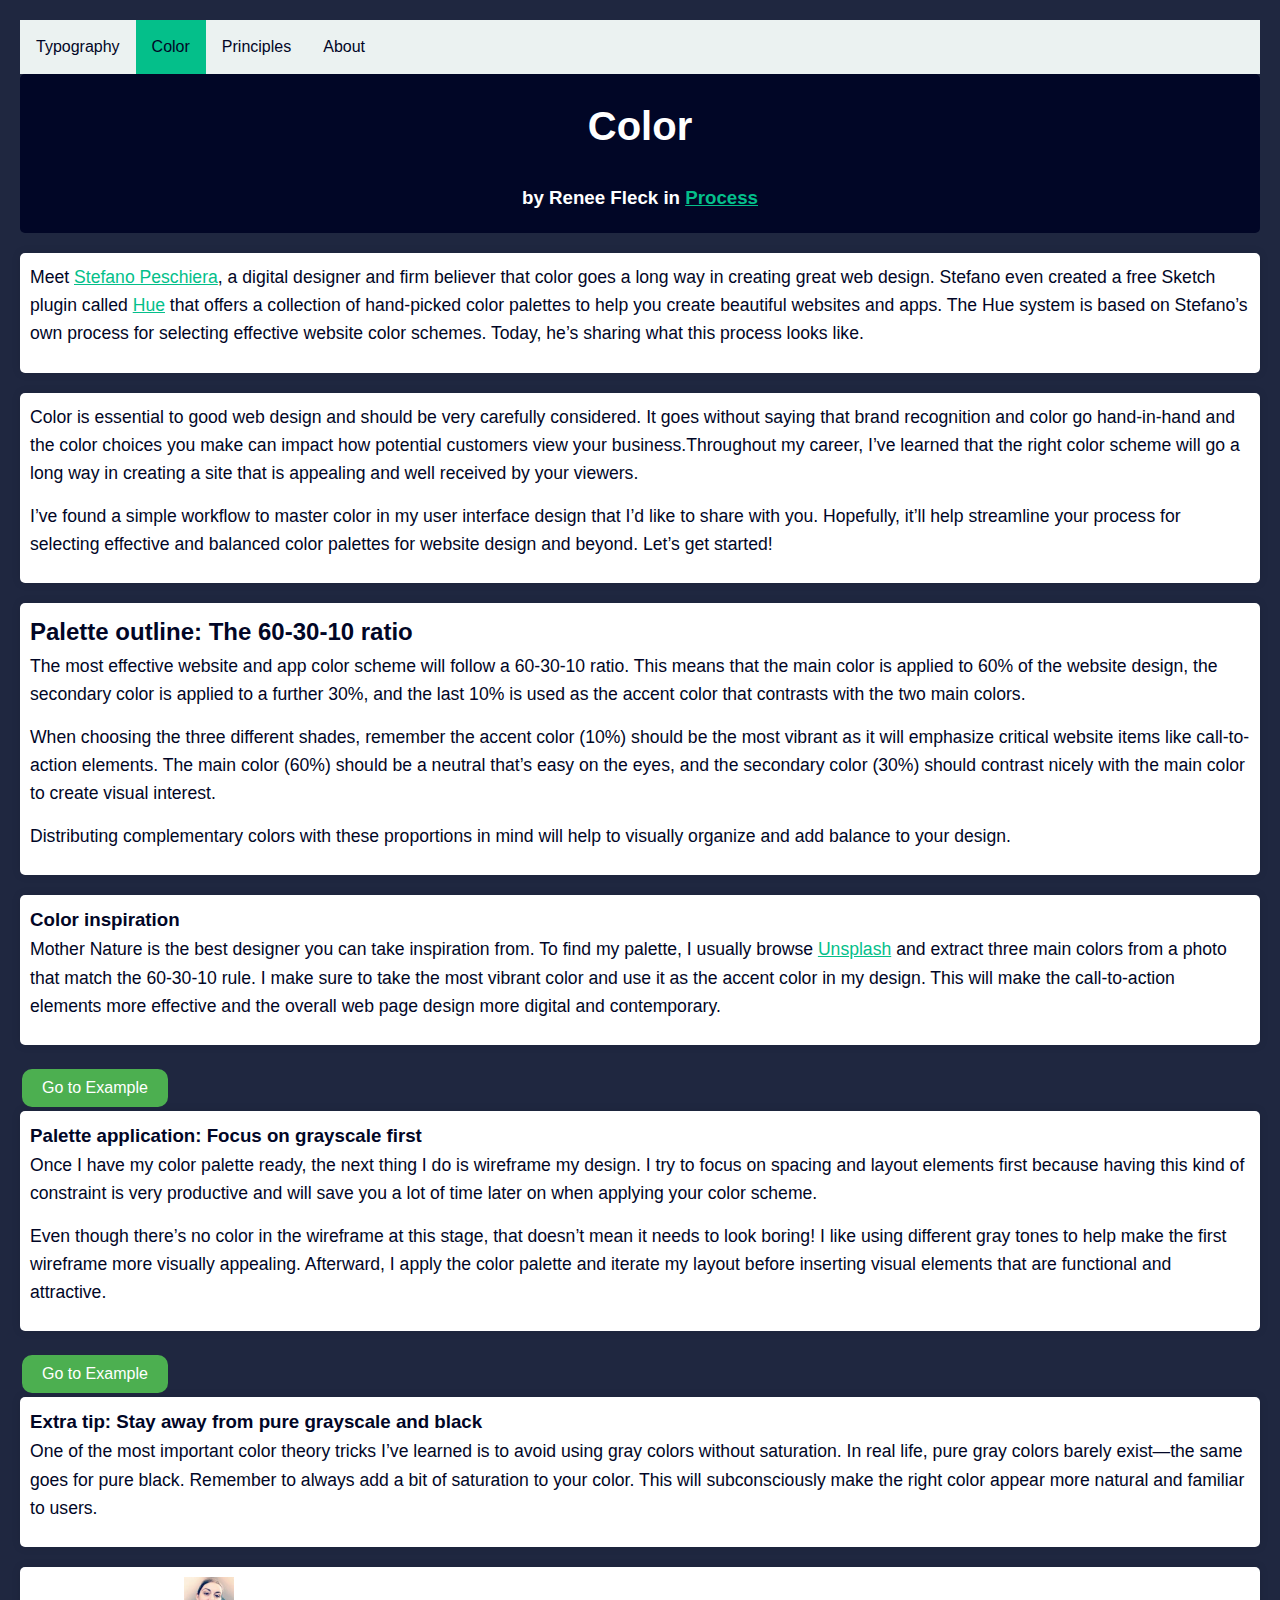
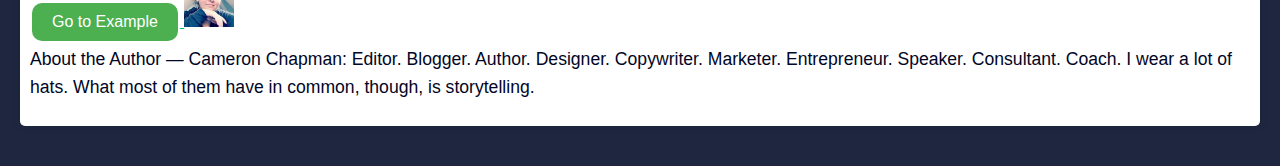
<file: about.html>
<!doctype html>
<html>
<head>
<meta charset="utf-8">
<title>Typography</title>
<link href="style.css" rel="stylesheet" type="text/css">
</head>

<body>
	
	<ul class="topnav">
  <li><a   href="Typographyv2.html">Typography</a></li>
  <li><a  class="active" href="color.html">Color</a></li>
  <li><a  href="principles.html">Principles</a></li>
  <li class="right"><a  href="about.html">About</a></li>
</ul>
	
<header>
<h1>Color
</h1>
<a 
   href="typoim1.png"> 
	<img class="center"  alt=""/></a>
<h3>by Renee Fleck in <a href="https://dribbble.com/stories/categories/process" target="_blank">Process</a> </h3>	
	
</header>
	<section>
		
	<p>Meet <a href="https://dribbble.com/stefanopeschiera">Stefano Peschiera</a>, a digital designer and firm believer that color goes a long way in creating great web design. Stefano even created a free Sketch plugin called <a href="https://www.stefanopeschiera.com/resources/hue-free-colors-for-web">Hue</a> that offers a collection of hand-picked color palettes to help you create beautiful websites and apps. The Hue system is based on Stefano’s own process for selecting effective website color schemes. Today, he’s sharing what this process looks like.</p>
	</section>
	
	
	<section>
		<p>Color is essential to good web design and should be very carefully considered. It goes without saying that brand recognition and color go hand-in-hand and the color choices you make can impact how potential customers view your business.Throughout my career, I’ve learned that the right color scheme will go a long way in creating a site that is appealing and well received by your viewers.</p>
		
		<p>I’ve found a simple workflow to master color in my user interface design that I’d like to share with you. Hopefully, it’ll help streamline your process for selecting effective and balanced color palettes for website design and beyond. Let’s get started!</p>
		
		</section>
		
		
	
	
	<section>
		<h2>Palette outline: The 60-30-10 ratio</h2>
		<p>The most effective website and app color scheme will follow a 60-30-10 ratio. This means that the main color is applied to 60% of the website design, the secondary color is applied to a further 30%, and the last 10% is used as the accent color that contrasts with the two main colors.</p>
		<p>When choosing the three different shades, remember the accent color (10%) should be the most vibrant as it will emphasize critical website items like call-to-action elements. The main color (60%) should be a neutral that’s easy on the eyes, and the secondary color (30%) should contrast nicely with the main color to create visual interest.</p>
		<p>Distributing complementary colors with these proportions in mind will help to visually organize and add balance to your design.</p>
</section>
	
		<section>

	<h3>Color inspiration</h3>
	
	<p>Mother Nature is the best designer you can take inspiration from. To find my palette, I usually browse <a href="https://unsplash.com/">Unsplash</a> and extract three main colors from a photo that match the 60-30-10 rule. I make sure to take the most vibrant color and use it as the accent color in my design. This will make the call-to-action elements more effective and the overall web page design more digital and contemporary.</p>
	
	</section>

<a href="https://fonts.google.com/knowledge/choosing_type/a_checklist_for_choosing_type">
<button>Go to Example</button>
</a>
	
	
	<section>
	<h3>Palette application: Focus on grayscale first</h3>
		
	
<p>Once I have my color palette ready, the next thing I do is wireframe my design. I try to focus on spacing and layout elements first because having this kind of constraint is very productive and will save you a lot of time later on when applying your color scheme.</p>
	<p>Even though there’s no color in the wireframe at this stage, that doesn’t mean it needs to look boring! I like using different gray tones to help make the first wireframe more visually appealing. Afterward, I apply the color palette and iterate my layout before inserting visual elements that are functional and attractive.</p>
</section>
		<a href="https://fonts.google.com/">
  <button>Go to Example</button>
</a>
	<section>
		<h3>Extra tip: Stay away from pure grayscale and black</h3>
		
		<p>One of the most important color theory tricks I’ve learned is to avoid using gray colors without saturation. In real life, pure gray colors barely exist—the same goes for pure black. Remember to always add a bit of saturation to your color. This will subconsciously make the right color appear more natural and familiar to users.</p>
		</section>
	
	
	
	
	<section>
			<a href="https://fonts.google.com/knowledge/choosing_type/a_checklist_for_choosing_type">
  <button>Go to Example</button>
</a>
	<img src="295eeb36f7e597d55329a4edbd089371 (1).jpg" width="50" height="50" alt="center"/>
	<p>About the Author — Cameron Chapman: Editor. Blogger. Author. Designer. Copywriter. Marketer. Entrepreneur. Speaker. Consultant. Coach. I wear a lot of hats. What most of them have in common, though, is storytelling.</p>

</section>

</body>
</html>
</file>
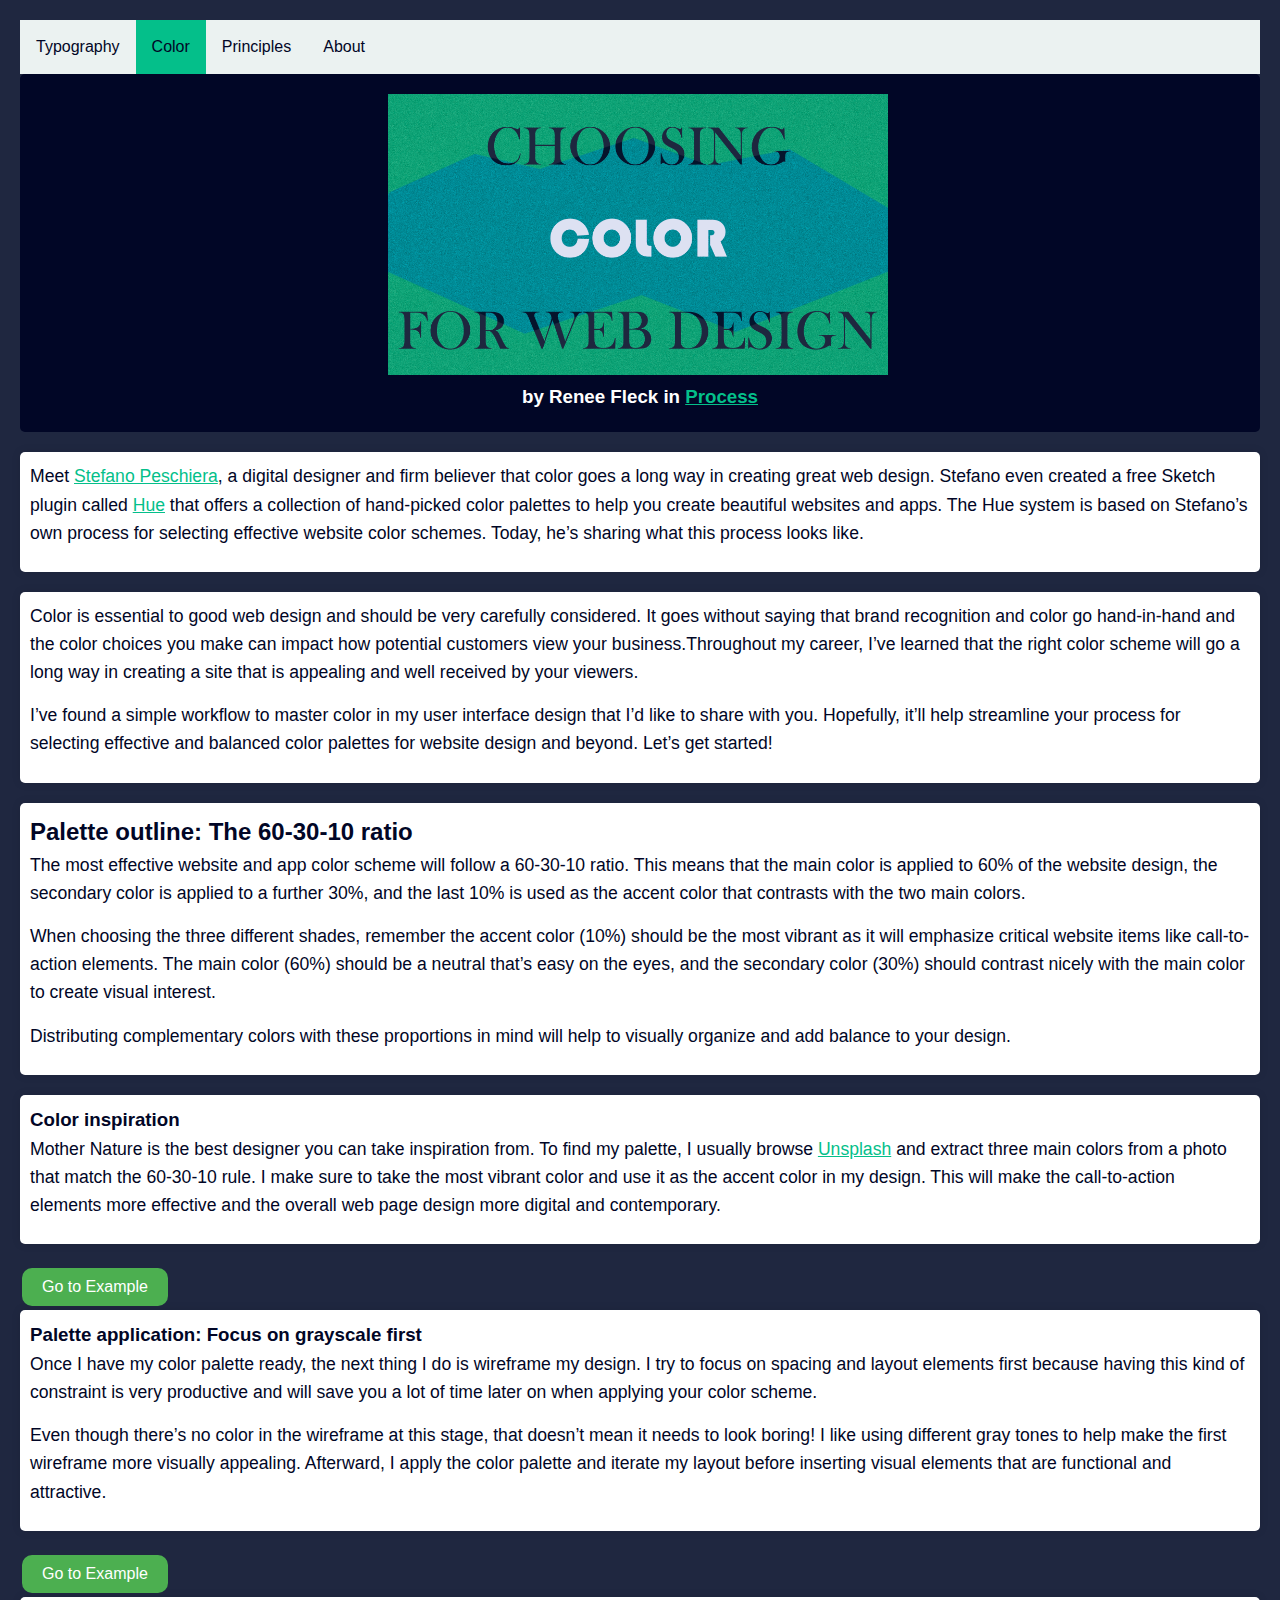
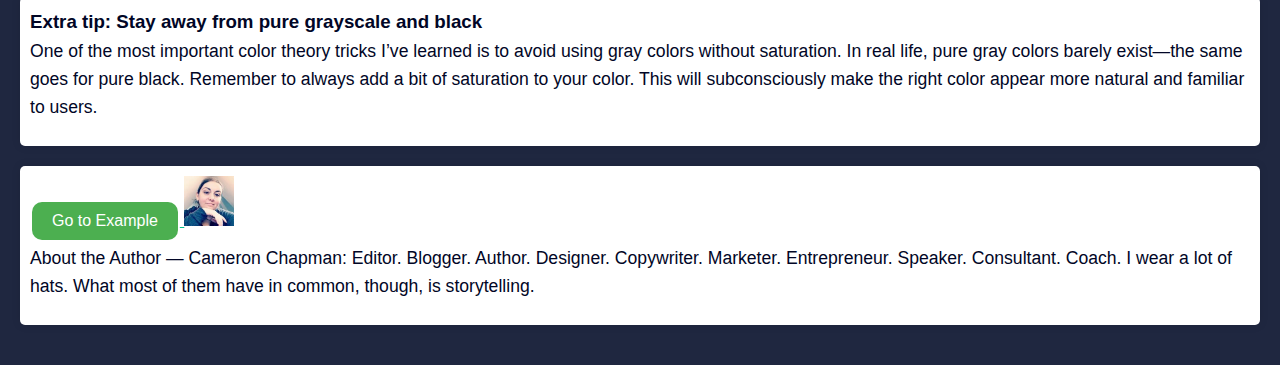
<file: color.html>
<!doctype html>
<html>
<head>
<meta charset="utf-8">
<title>Typography</title>
<link href="style.css" rel="stylesheet" type="text/css">
</head>

<body>
	
	<ul class="topnav">
  <li><a   href="Typographyv2.html">Typography</a></li>
  <li><a  class="active" href="color.html">Color</a></li>
  <li><a  href="principles.html">Principles</a></li>
  <li class="right"><a  href="about.html">About</a></li>
</ul>
	
<header>
<img src="colorforweb.png" width="500" height="" alt=""/> <a 
   href="typoim1.png"> 
	<img class="center"  alt=""/></a>
<h3>by Renee Fleck in <a href="https://dribbble.com/stories/categories/process" target="_blank">Process</a> </h3>	
	
</header>
	<section>
		
	<p>Meet <a href="https://dribbble.com/stefanopeschiera">Stefano Peschiera</a>, a digital designer and firm believer that color goes a long way in creating great web design. Stefano even created a free Sketch plugin called <a href="https://www.stefanopeschiera.com/resources/hue-free-colors-for-web">Hue</a> that offers a collection of hand-picked color palettes to help you create beautiful websites and apps. The Hue system is based on Stefano’s own process for selecting effective website color schemes. Today, he’s sharing what this process looks like.</p>
	</section>
	
	
	<section>
		<p>Color is essential to good web design and should be very carefully considered. It goes without saying that brand recognition and color go hand-in-hand and the color choices you make can impact how potential customers view your business.Throughout my career, I’ve learned that the right color scheme will go a long way in creating a site that is appealing and well received by your viewers.</p>
		
		<p>I’ve found a simple workflow to master color in my user interface design that I’d like to share with you. Hopefully, it’ll help streamline your process for selecting effective and balanced color palettes for website design and beyond. Let’s get started!</p>
		
		</section>
		
		
	
	
	<section>
		<h2>Palette outline: The 60-30-10 ratio</h2>
		<p>The most effective website and app color scheme will follow a 60-30-10 ratio. This means that the main color is applied to 60% of the website design, the secondary color is applied to a further 30%, and the last 10% is used as the accent color that contrasts with the two main colors.</p>
		<p>When choosing the three different shades, remember the accent color (10%) should be the most vibrant as it will emphasize critical website items like call-to-action elements. The main color (60%) should be a neutral that’s easy on the eyes, and the secondary color (30%) should contrast nicely with the main color to create visual interest.</p>
		<p>Distributing complementary colors with these proportions in mind will help to visually organize and add balance to your design.</p>
</section>
	
		<section>

	<h3>Color inspiration</h3>
	
	<p>Mother Nature is the best designer you can take inspiration from. To find my palette, I usually browse <a href="https://unsplash.com/">Unsplash</a> and extract three main colors from a photo that match the 60-30-10 rule. I make sure to take the most vibrant color and use it as the accent color in my design. This will make the call-to-action elements more effective and the overall web page design more digital and contemporary.</p>
	
	</section>

<a href="https://fonts.google.com/knowledge/choosing_type/a_checklist_for_choosing_type">
<button>Go to Example</button>
</a>
	
	
	<section>
	<h3>Palette application: Focus on grayscale first</h3>
		
	
<p>Once I have my color palette ready, the next thing I do is wireframe my design. I try to focus on spacing and layout elements first because having this kind of constraint is very productive and will save you a lot of time later on when applying your color scheme.</p>
	<p>Even though there’s no color in the wireframe at this stage, that doesn’t mean it needs to look boring! I like using different gray tones to help make the first wireframe more visually appealing. Afterward, I apply the color palette and iterate my layout before inserting visual elements that are functional and attractive.</p>
</section>
		<a href="https://fonts.google.com/">
  <button>Go to Example</button>
</a>
	<section>
		<h3>Extra tip: Stay away from pure grayscale and black</h3>
		
		<p>One of the most important color theory tricks I’ve learned is to avoid using gray colors without saturation. In real life, pure gray colors barely exist—the same goes for pure black. Remember to always add a bit of saturation to your color. This will subconsciously make the right color appear more natural and familiar to users.</p>
		</section>
	
	
	
	
	<section>
			<a href="https://fonts.google.com/knowledge/choosing_type/a_checklist_for_choosing_type">
  <button>Go to Example</button>
</a>
	<img src="295eeb36f7e597d55329a4edbd089371 (1).jpg" width="50" height="50" alt="center"/>
	<p>About the Author — Cameron Chapman: Editor. Blogger. Author. Designer. Copywriter. Marketer. Entrepreneur. Speaker. Consultant. Coach. I wear a lot of hats. What most of them have in common, though, is storytelling.</p>

</section>

</body>
</html>
</file>
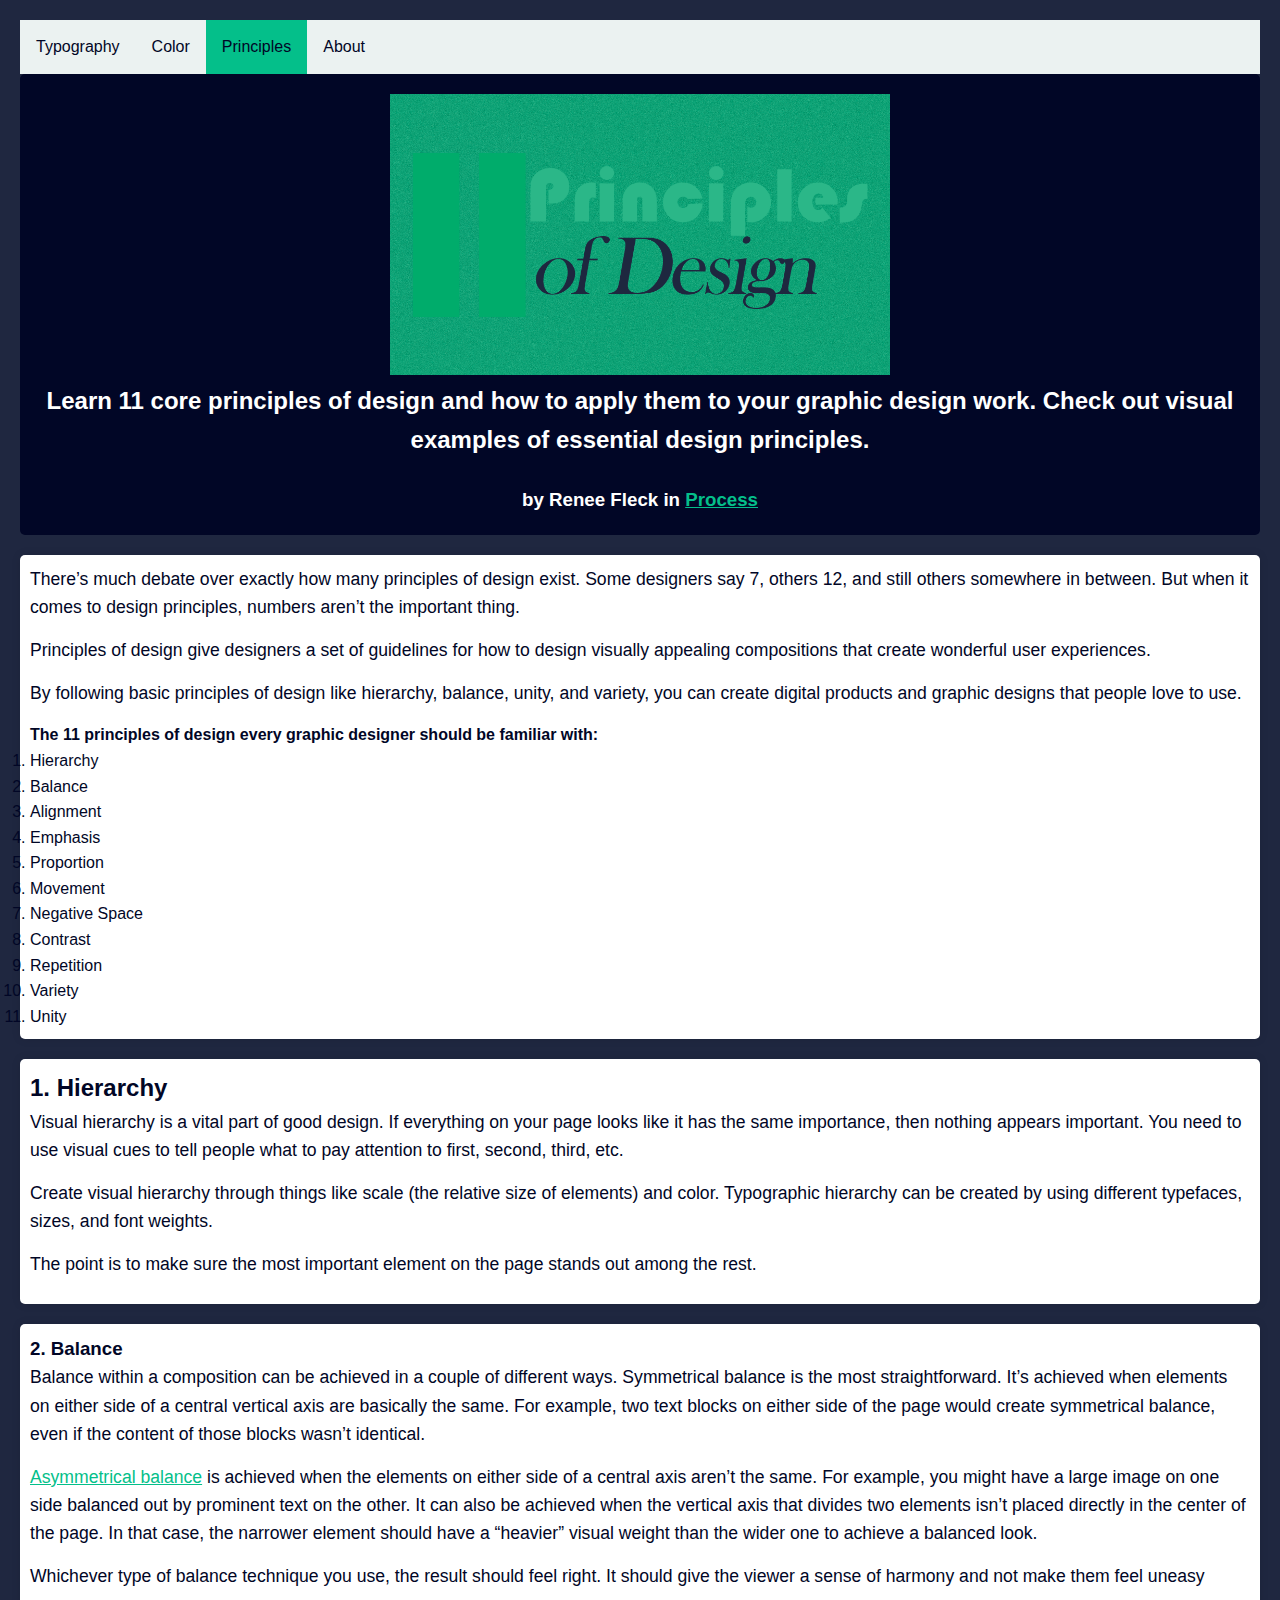
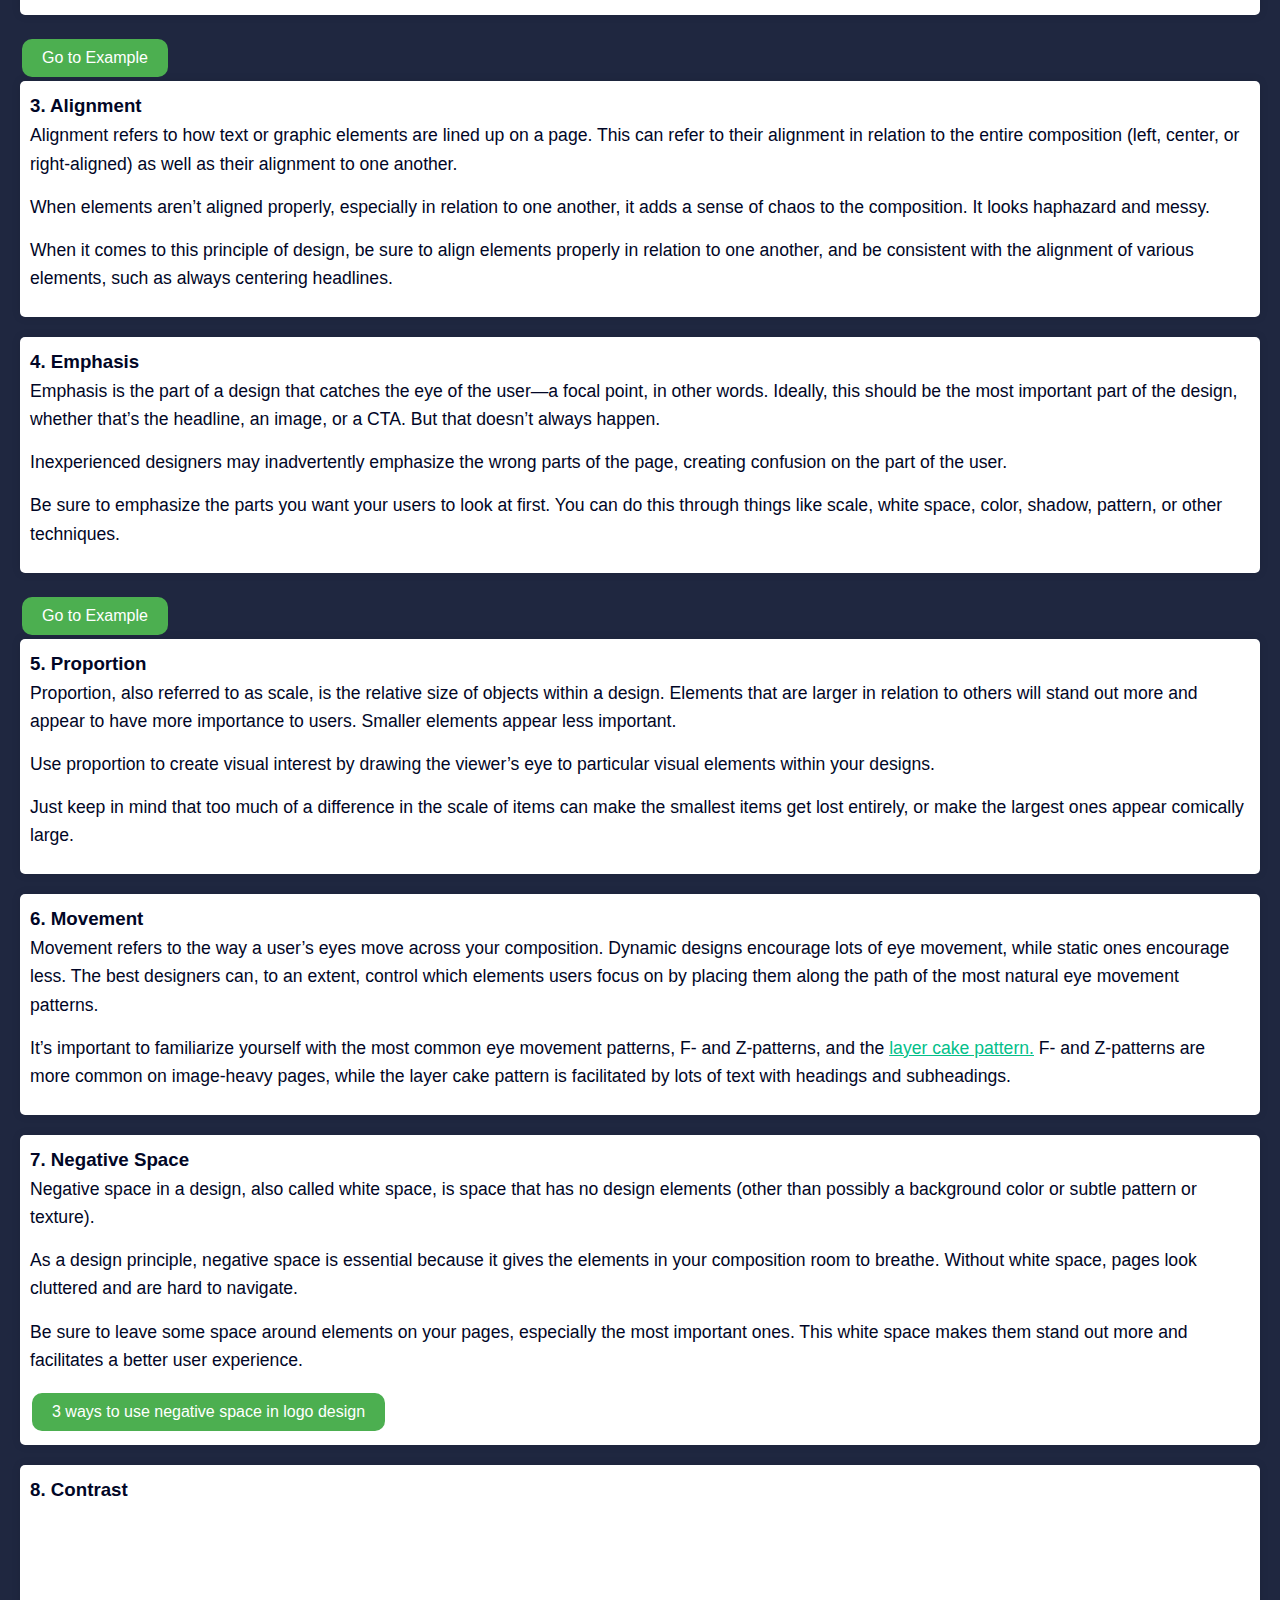
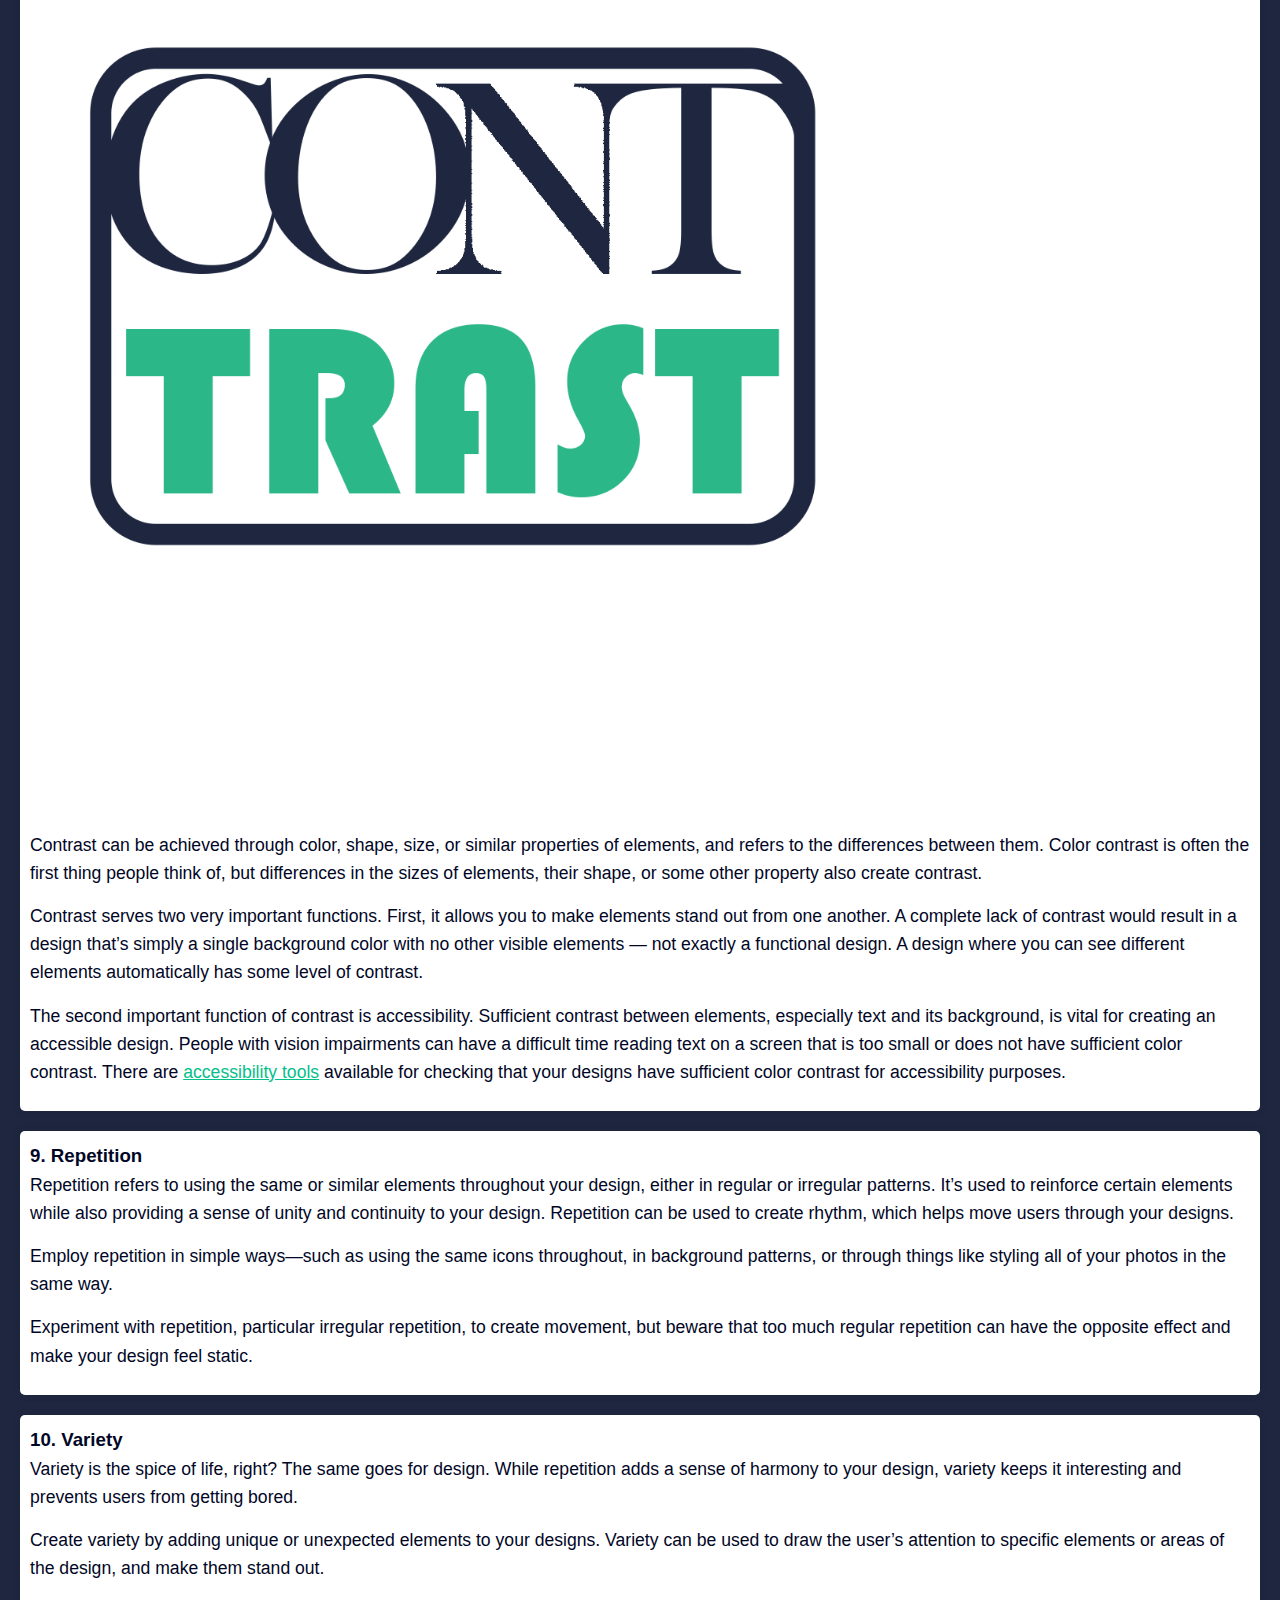
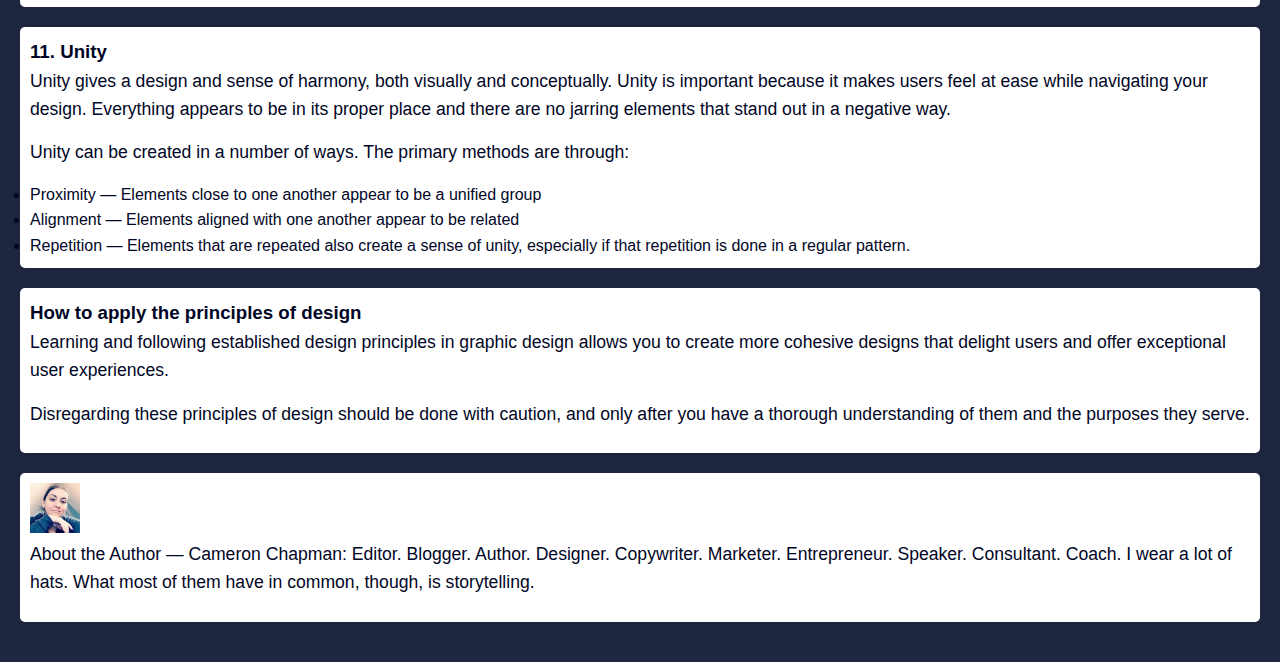
<file: principles.html>
<!doctype html>
<html>
<head>
<meta charset="utf-8">
<title>Typography</title>
<link href="style.css" rel="stylesheet" type="text/css">
</head>

<body>
	
	<ul class="topnav">
  <li><a  href="Typographyv2.html">Typography</a></li>
  <li><a  href="color.html">Color</a></li>
  <li><a class="active" href="principles.html">Principles</a></li>
  <li class="right"><a href="about.html">About</a></li>
</ul>
	
<header>
<img src="11principles.png" width="500" height="" alt=""/>
<h2>Learn 11 core principles of design and how to apply them to your graphic design work. Check out visual examples of essential design principles.</h2>
<a 
   href="typoim1.png"> 
	<img class="center"  alt=""/></a>
<h3>by Renee Fleck in <a href="https://dribbble.com/stories/categories/process" target="_blank">Process</a> </h3>	
	
</header>
	<section>
		
	<p>There’s much debate over exactly how many principles of design exist. Some designers say 7, others 12, and still others somewhere in between. But when it comes to design principles, numbers aren’t the important thing.</p>
		
	<p>Principles of design give designers a set of guidelines for how to design visually appealing compositions that create wonderful user experiences.</p>
		
	<p>By following basic principles of design like hierarchy, balance, unity, and variety, you can create digital products and graphic designs that people love to use.</p>	
	
	<h4>The 11 principles of design every graphic designer should be familiar with:</h4>
	<ol>
        <li>Hierarchy</li>
        <li>Balance</li>
        <li>Alignment</li>
        <li>Emphasis</li>
		<li>Proportion</li>
		<li>Movement</li>
		<li>Negative Space</li>
		<li>Contrast</li>
		<li>Repetition</li>
		<li>Variety</li>
		<li>Unity</li>
    </ol>	
		
	</section>
	
	<section>
		<h2>1. Hierarchy</h2>
		<p>Visual hierarchy is a vital part of good design. If everything on your page looks like it has the same importance, then nothing appears important. You need to use visual cues to tell people what to pay attention to first, second, third, etc.</p>
		<p>Create visual hierarchy through things like scale (the relative size of elements) and color. Typographic hierarchy can be created by using different typefaces, sizes, and font weights.</p>
		<p>The point is to make sure the most important element on the page stands out among the rest.</p>
</section>
	
		<section>

	<h3>2. Balance</h3>
	
	<p>Balance within a composition can be achieved in a couple of different ways. Symmetrical balance is the most straightforward. It’s achieved when elements on either side of a central vertical axis are basically the same. For example, two text blocks on either side of the page would create symmetrical balance, even if the content of those blocks wasn’t identical.</p>
	<p><a href="https://dribbble.com/stories/2020/02/05/asymmetrical-layouts-ui-design">Asymmetrical balance</a> is achieved when the elements on either side of a central axis aren’t the same. For example, you might have a large image on one side balanced out by prominent text on the other. It can also be achieved when the vertical axis that divides two elements isn’t placed directly in the center of the page. In that case, the narrower element should have a “heavier” visual weight than the wider one to achieve a balanced look.</p>	 
	<p>Whichever type of balance technique you use, the result should feel right. It should give the viewer a sense of harmony and not make them feel uneasy</p>
	</section>

<a href="https://fonts.google.com/knowledge/choosing_type/a_checklist_for_choosing_type">
<button>Go to Example</button>
</a>
	
	
	<section>
	<h3>3. Alignment</h3>
		
	<p>Alignment refers to how text or graphic elements are lined up on a page. This can refer to their alignment in relation to the entire composition (left, center, or right-aligned) as well as their alignment to one another.</p>
	<p>When elements aren’t aligned properly, especially in relation to one another, it adds a sense of chaos to the composition. It looks haphazard and messy.</p>
	<p>When it comes to this principle of design, be sure to align elements properly in relation to one another, and be consistent with the alignment of various elements, such as always centering headlines.</p>
	</section>
	
	<section>
		<h3>4. Emphasis</h3>
		
		<p>Emphasis is the part of a design that catches the eye of the user—a focal point, in other words. Ideally, this should be the most important part of the design, whether that’s the headline, an image, or a CTA. But that doesn’t always happen.</p>
		<p>Inexperienced designers may inadvertently emphasize the wrong parts of the page, creating confusion on the part of the user.</p>
		<p>Be sure to emphasize the parts you want your users to look at first. You can do this through things like scale, white space, color, shadow, pattern, or other techniques.</p>
	</section>
	
	<a href="https://fonts.google.com/">
  <button>Go to Example</button>
</a>
	
	
	
	<section>
		<h3>5. Proportion</h3>
		
		<p> Proportion, also referred to as scale, is the relative size of objects within a design. Elements that are larger in relation to others will stand out more and appear to have more importance to users. Smaller elements appear less important.</p>
		<p>Use proportion to create visual interest by drawing the viewer’s eye to particular visual elements within your designs.</p>
	<p>Just keep in mind that too much of a difference in the scale of items can make the smallest items get lost entirely, or make the largest ones appear comically large.</p>
	</section>
	
	<section>
	<h3>6. Movement</h3>
		<p>Movement refers to the way a user’s eyes move across your composition. Dynamic designs encourage lots of eye movement, while static ones encourage less. The best designers can, to an extent, control which elements users focus on by placing them along the path of the most natural eye movement patterns.</p>
		<p>It’s important to familiarize yourself with the most common eye movement patterns, F- and Z-patterns, and the <a href="https://www.nngroup.com/articles/layer-cake-pattern-scanning/">layer cake pattern.</a> F- and Z-patterns are more common on image-heavy pages, while the layer cake pattern is facilitated by lots of text with headings and subheadings.</p>
	</section>
	

	
		
<section>
		<h3>7. Negative Space</h3>
		<p>Negative space in a design, also called white space, is space that has no design elements (other than possibly a background color or subtle pattern or texture).</p>
	<p>As a design principle, negative space is essential because it gives the elements in your composition room to breathe. Without white space, pages look cluttered and are hard to navigate.</p>
	<p>Be sure to leave some space around elements on your pages, especially the most important ones. This white space makes them stand out more and facilitates a better user experience.</p>
	
<button onclick="https://dribbble.com/stories/2019/10/04/negative-space-logo-design">3 ways to use negative space in logo design</button>
	</section>
	
<section>
		<h3>8. Contrast</h3>
		<img src="ontrast.png" width="850" height="" alt=""/>
		<p>Contrast can be achieved through color, shape, size, or similar properties of elements, and refers to the differences between them. Color contrast is often the first thing people think of, but differences in the sizes of elements, their shape, or some other property also create contrast.</p>
	<p>Contrast serves two very important functions. First, it allows you to make elements stand out from one another. A complete lack of contrast would result in a design that’s simply a single background color with no other visible elements — not exactly a functional design. A design where you can see different elements automatically has some level of contrast.</p>
	<p>The second important function of contrast is accessibility. Sufficient contrast between elements, especially text and its background, is vital for creating an accessible design. People with vision impairments can have a difficult time reading text on a screen that is too small or does not have sufficient color contrast. There are <a href="https://dribbble.com/stories/2019/08/30/5-accessibility-tools-to-check-your-design-s-contrast-ratio">accessibility tools</a> available for checking that your designs have sufficient color contrast for accessibility purposes.</p>
	</section>	
	
<section>
  <h3>9. Repetition</h3>
		<p>Repetition refers to using the same or similar elements throughout your design, either in regular or irregular patterns. It’s used to reinforce certain elements while also providing a sense of unity and continuity to your design. Repetition can be used to create rhythm, which helps move users through your designs.</p>
	<p>Employ repetition in simple ways—such as using the same icons throughout, in background patterns, or through things like styling all of your photos in the same way.</p>
	<p>Experiment with repetition, particular irregular repetition, to create movement, but beware that too much regular repetition can have the opposite effect and make your design feel static.</p>
	</section>
	
	<section>
		<h3>10. Variety</h3>
		<p>Variety is the spice of life, right? The same goes for design. While repetition adds a sense of harmony to your design, variety keeps it interesting and prevents users from getting bored.</p>
		<p>Create variety by adding unique or unexpected elements to your designs. Variety can be used to draw the user’s attention to specific elements or areas of the design, and make them stand out.</p>
	</section>
	
	<section>
		<h3>11. Unity</h3>
		<p>Unity gives a design and sense of harmony, both visually and conceptually. Unity is important because it makes users feel at ease while navigating your design. Everything appears to be in its proper place and there are no jarring elements that stand out in a negative way.</p>
		<p>Unity can be created in a number of ways. The primary methods are through:</p>
		<ul>
    <li>Proximity — Elements close to one another appear to be a unified group</li>
    <li>Alignment — Elements aligned with one another appear to be related</li>
    <li>Repetition — Elements that are repeated also create a sense of unity, especially if that repetition is done in a regular pattern.</li>
  </ul>
	</section>
	
	
	<section>
		<h3>How to apply the principles of design</h3>
		<p>Learning and following established design principles in graphic design allows you to create more cohesive designs that delight users and offer exceptional user experiences.</p>
		<p>Disregarding these principles of design should be done with caution, and only after you have a thorough understanding of them and the purposes they serve. </p>
	</section>
	
	
	<section>
	<img src="295eeb36f7e597d55329a4edbd089371 (1).jpg" width="50" height="50" alt="center"/>
	<p>About the Author — Cameron Chapman: Editor. Blogger. Author. Designer. Copywriter. Marketer. Entrepreneur. Speaker. Consultant. Coach. I wear a lot of hats. What most of them have in common, though, is storytelling.</p>
</section>


</body>
</html>
</file>
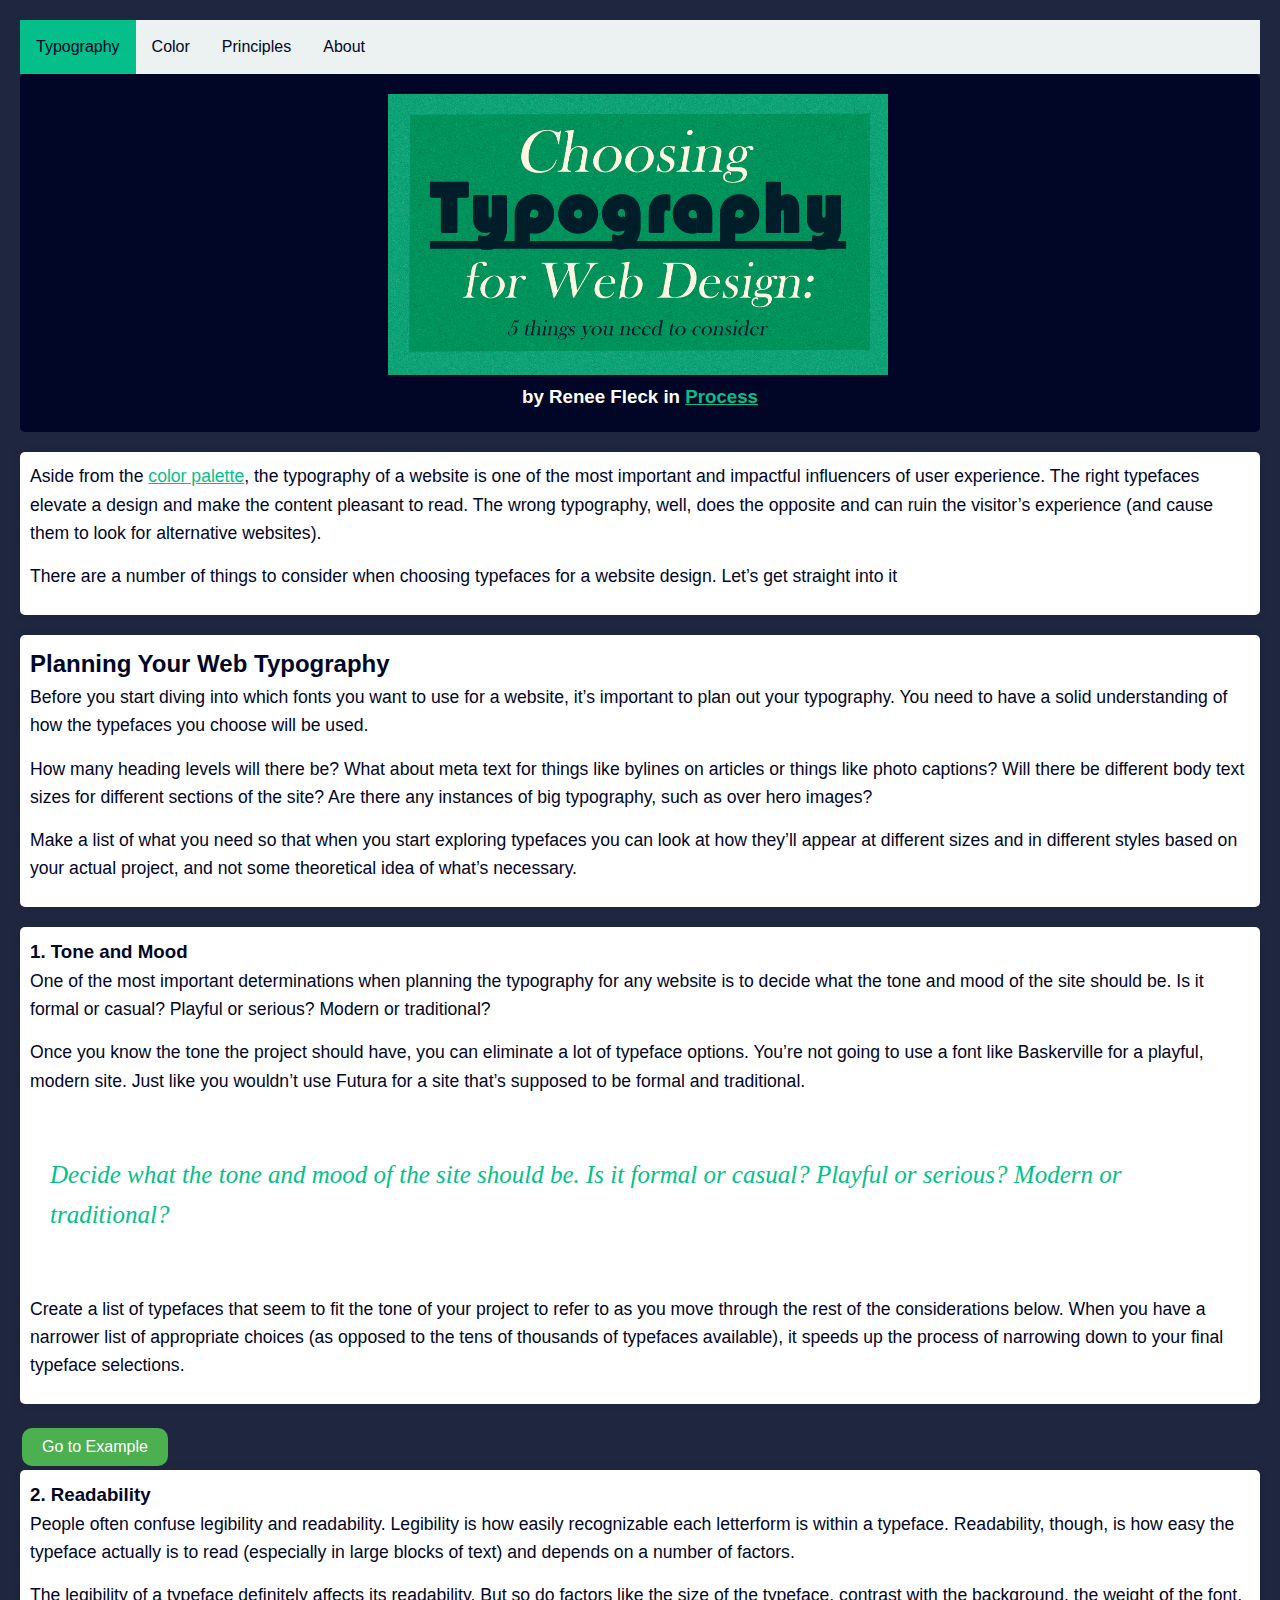
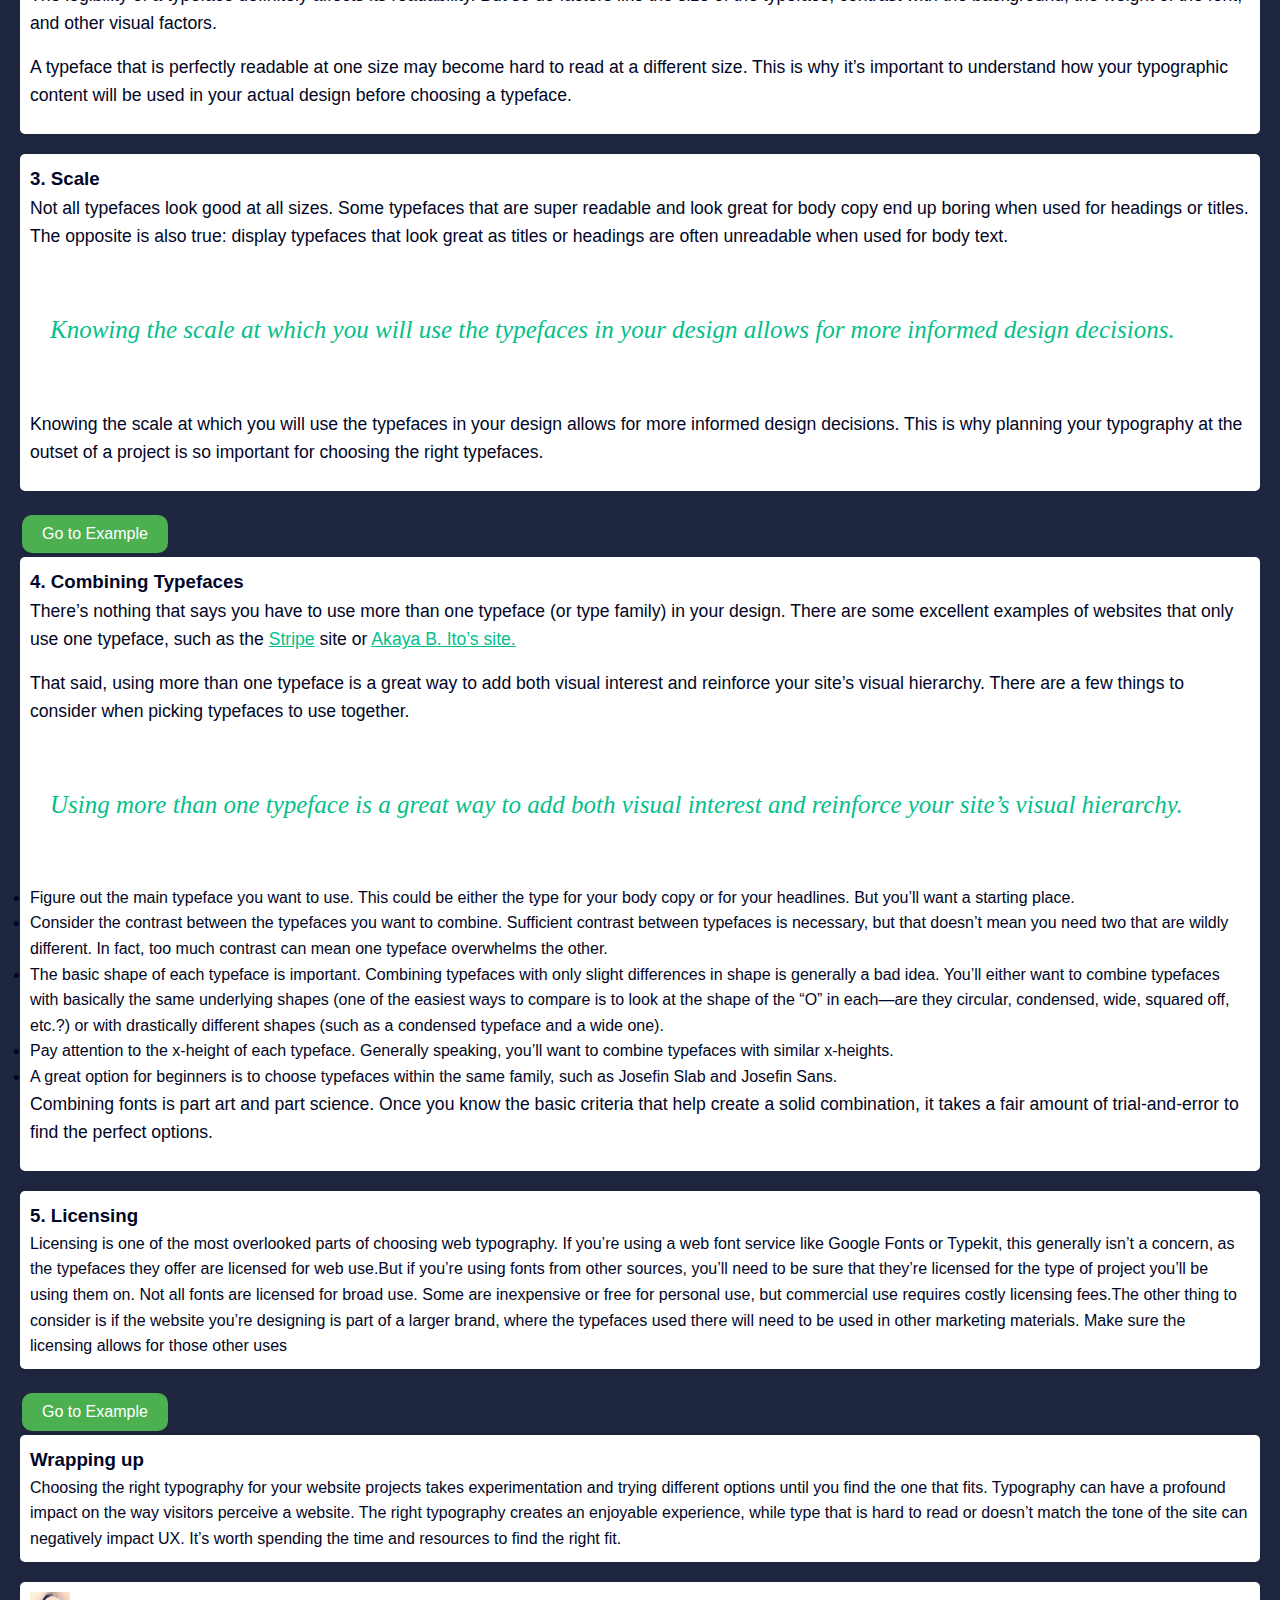
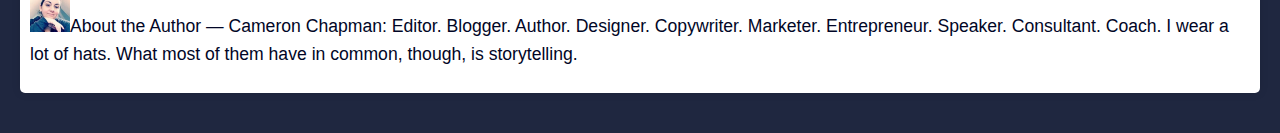
<file: Typographyv2.html>
<!doctype html>
<html>
<head>
<meta charset="utf-8">
<title>Typography</title>
<link href="style.css" rel="stylesheet" type="text/css">
</head>

<body>
	
	<ul class="topnav">
  <li><a class="active" href="Typographyv2.html">Typography</a></li>
  <li><a href="color.html">Color</a></li>
  <li><a href="principles.html">Principles</a></li>
  <li class="right"><a href="about.html">About</a></li>
</ul>
	
<header>
<img src="choosetypeheroimage.png" width="500" height="" alt=""/> <a 
   href="typoim1.png"> 
	<img class="center"  alt=""/></a>
<h3>by Renee Fleck in <a href="https://dribbble.com/stories/categories/process" target="_blank">Process</a> </h3>	
	
</header>
	<section>
		
	<p>Aside from the <a href="https://dribbble.com/stories/2018/12/19/choosing-colors-for-web-design-a-practical-ui-color-application-guide">color palette</a>, the typography of a website is one of the most important and impactful influencers of user experience. The right typefaces elevate a design and make the content pleasant to read. The wrong typography, well, does the opposite and can ruin the visitor’s experience (and cause them to look for alternative websites).</p>
		
	<p>There are a number of things to consider when choosing typefaces for a website design. Let’s get straight into it</p>
	</section>
	
	<section>
		<h2>Planning Your Web Typography</h2>
		<p>Before you start diving into which fonts you want to use for a website, it’s important to plan out your typography. You need to have a solid understanding of how the typefaces you choose will be used.</p>
		<p>How many heading levels will there be? What about meta text for things like bylines on articles or things like photo captions? Will there be different body text sizes for different sections of the site? Are there any instances of big typography, such as over hero images?</p>
		<p>Make a list of what you need so that when you start exploring typefaces you can look at how they’ll appear at different sizes and in different styles based on your actual project, and not some theoretical idea of what’s necessary.</p>
</section>
	
		<section>

	<h3>1. Tone and Mood</h3>
	
	<p>One of the most important determinations when planning the typography for any website is to decide what the tone and mood of the site should be. Is it formal or casual? Playful or serious? Modern or traditional?</p>
	<p>Once you know the tone the project should have, you can eliminate a lot of typeface options. You’re not going to use a font like Baskerville for a playful, modern site. Just like you wouldn’t use Futura for a site that’s supposed to be formal and traditional.</p>
	
		  <blockquote>Decide what the tone and mood of the site should be. Is it formal or casual? Playful or serious? Modern or traditional?</blockquote>
	<p>Create a list of typefaces that seem to fit the tone of your project to refer to as you move through the rest of the considerations below. When you have a narrower list of appropriate choices (as opposed to the tens of thousands of typefaces available), it speeds up the process of narrowing down to your final typeface selections.</p>
	</section>

<a href="https://fonts.google.com/knowledge/choosing_type/a_checklist_for_choosing_type">
<button>Go to Example</button>
</a>
	
	
	<section>
<h3>2. Readability</h3>
		
	
<p>People often confuse legibility and readability. Legibility is how easily recognizable each letterform is within a typeface. Readability, though, is how easy the typeface actually is to read (especially in large blocks of text) and depends on a number of factors.</p>
<p>The legibility of a typeface definitely affects its readability. But so do factors like the size of the typeface, contrast with the background, the weight of the font, and other visual factors.</p>
	<p>A typeface that is perfectly readable at one size may become hard to read at a different size. This is why it’s important to understand how your typographic content will be used in your actual design before choosing a typeface.</p>
	</section>
	
	<section>
		<h3>3. Scale</h3>
		
		<p>Not all typefaces look good at all sizes. Some typefaces that are super readable and look great for body copy end up boring when used for headings or titles. The opposite is also true: display typefaces that look great as titles or headings are often unreadable when used for body text.</p>
		<blockquote>Knowing the scale at which you will use the typefaces in your design allows for more informed design decisions. </blockquote>
		<p>Knowing the scale at which you will use the typefaces in your design allows for more informed design decisions. This is why planning your typography at the outset of a project is so important for choosing the right typefaces.</p>
</section>
	
	<a href="https://fonts.google.com/">
  <button>Go to Example</button>
</a>
	
	
	
	<section>
		<h3>4. Combining Typefaces</h3>
		
		<p>There’s nothing that says you have to use more than one typeface (or type family) in your design. There are some excellent examples of websites that only use one typeface, such as the <a href="https://stripe.com/">Stripe</a> site or <a href="https://ayakaito.com/">Akaya B. Ito’s site.</a> </p>
		<p>That said, using more than one typeface is a great way to add both visual interest and reinforce your site’s visual hierarchy. There are a few things to consider when picking typefaces to use together.</p>
	  <blockquote>Using more than one typeface is a great way to add both visual interest and reinforce your site’s visual hierarchy.</blockquote>
		 <ul>
    <li>Figure out the main typeface you want to use. This could be either the type for your body copy or for your headlines. But you’ll want a starting place.</li>
    <li>Consider the contrast between the typefaces you want to combine. Sufficient contrast between typefaces is necessary, but that doesn’t mean you need two that are wildly different. In fact, too much contrast can mean one typeface overwhelms the other.</li>
    <li>The basic shape of each typeface is important. Combining typefaces with only slight differences in shape is generally a bad idea. You’ll either want to combine typefaces with basically the same underlying shapes (one of the easiest ways to compare is to look at the shape of the “O” in each—are they circular, condensed, wide, squared off, etc.?) or with drastically different shapes (such as a condensed typeface and a wide one).</li>
    <li>	Pay attention to the x-height of each typeface. Generally speaking, you’ll want to combine typefaces with similar x-heights.</li>
	<li>A great option for beginners is to choose typefaces within the same family, such as Josefin Slab and Josefin Sans.</li>
  </ul>
	
	<p>Combining fonts is part art and part science. Once you know the basic criteria that help create a solid combination, it takes a fair amount of trial-and-error to find the perfect options.</p>
	</section>
	
	<section>
	<h3>5. Licensing</h3>
		
		<hp>Licensing is one of the most overlooked parts of choosing web typography. If you’re using a web font service like Google Fonts or Typekit, this generally isn’t a concern, as the typefaces they offer are licensed for web use.But if you’re using fonts from other sources, you’ll need to be sure that they’re licensed for the type of project you’ll be using them on. Not all fonts are licensed for broad use. Some are inexpensive or free for personal use, but commercial use requires costly licensing fees.The other thing to consider is if the website you’re designing is part of a larger brand, where the typefaces used there will need to be used in other marketing materials. Make sure the licensing allows for those other uses</hp>
	</section>
	
	<a href="https://fonts.google.com/knowledge/choosing_type/a_checklist_for_choosing_type">
  <button>Go to Example</button>
</a>
	
	
	
	
<section>
		<h3>Wrapping up</h3>
		
		<hp>Choosing the right typography for your website projects takes experimentation and trying different options until you find the one that fits. Typography can have a profound impact on the way visitors perceive a website. The right typography creates an enjoyable experience, while type that is hard to read or doesn’t match the tone of the site can negatively impact UX. It’s worth spending the time and resources to find the right fit.</hp>
	</section>
	
	
	
	<section>
	
	<p><img src="295eeb36f7e597d55329a4edbd089371 (1).jpg" width="40" height="40" alt=""/>About the Author — Cameron Chapman: Editor. Blogger. Author. Designer. Copywriter. Marketer. Entrepreneur. Speaker. Consultant. Coach. I wear a lot of hats. What most of them have in common, though, is storytelling.</p>
</section>


</body>
</html>
</file>
<file: style.css>
@charset "utf-8";


ul.topnav {
  list-style-type: none;
  margin: 0;
  padding: 0;
  overflow: hidden;
  background-color:#EBF2F1 ;
}

ul.topnav li {float: left;}

ul.topnav li a {
  display: block;
  color: #010626;
  text-align: center;
  padding: 14px 16px;
  text-decoration: none;
}

ul.topnav li a:hover:not(.active) {background-color: #03A678;}

ul.topnav li a.active {background-color: #04BF8A;}

ul.topnav li.right {float: left;}

@media screen and (max-width: 600px) {
  ul.topnav li.right, 
  ul.topnav li {float: none;}
}

* {
    margin: 0;
    padding: 0;
    box-sizing: border-box;
}



blockquote {
      padding: 20px;
      margin: 40px 0;
      font-style: italic;
      font-family: 'Georgia', serif;
      color: #04BF8A; 
	  font-size: 25px
    }

body {
    font-family: 'Arial', sans-serif;
    background-color: #1F2740;
    color: #010626;
    line-height: 1.6;
    padding: 20px;
}

header {
    background-color: #010626;
    color: white;
    padding: 20px;
    text-align: center;
    border-radius: 5px;
    margin-bottom: 20px;
}

header h1 {
    font-size: 2.5rem;
    margin: 0;
}




section {
    background-color: #fff;
    padding: 10px;
    border-radius: 5px;
    box-shadow: 0 0 10px rgba(0, 0, 0, 0.1);
    margin-bottom: 20px;
}

button {
  background-color:#03A678;
  border: none;
  color: white;
  padding: 15px 32px;
  text-align: center;
  text-decoration: none;
  display: inline-block;
  font-size: 16px;
  margin: 4px 2px;
  cursor: pointer;
}







p {
    margin-bottom: 15px;
    font-size: 1.1rem;
}


button {
    background-color: #4CAF50;
    color: white;
    padding: 10px 20px;
    border: none;
    border-radius: 10px;
    cursor: pointer;
    font-size: 1rem;
    transition: background-color 0.3s ease;
}

button:hover {
    background-color: #45a049;
}


a:hover {
    color: #EBF2F1;
    text-decoration: none;
}

a {
    text-decoration: underline;
	color:#04BF8A;
}


footer {
    text-align: center;
    padding: 10px;
    margin-top: 20px;
    background-color: #4CAF50;
    color: white;
    border-radius: 5px;
}
</file>
